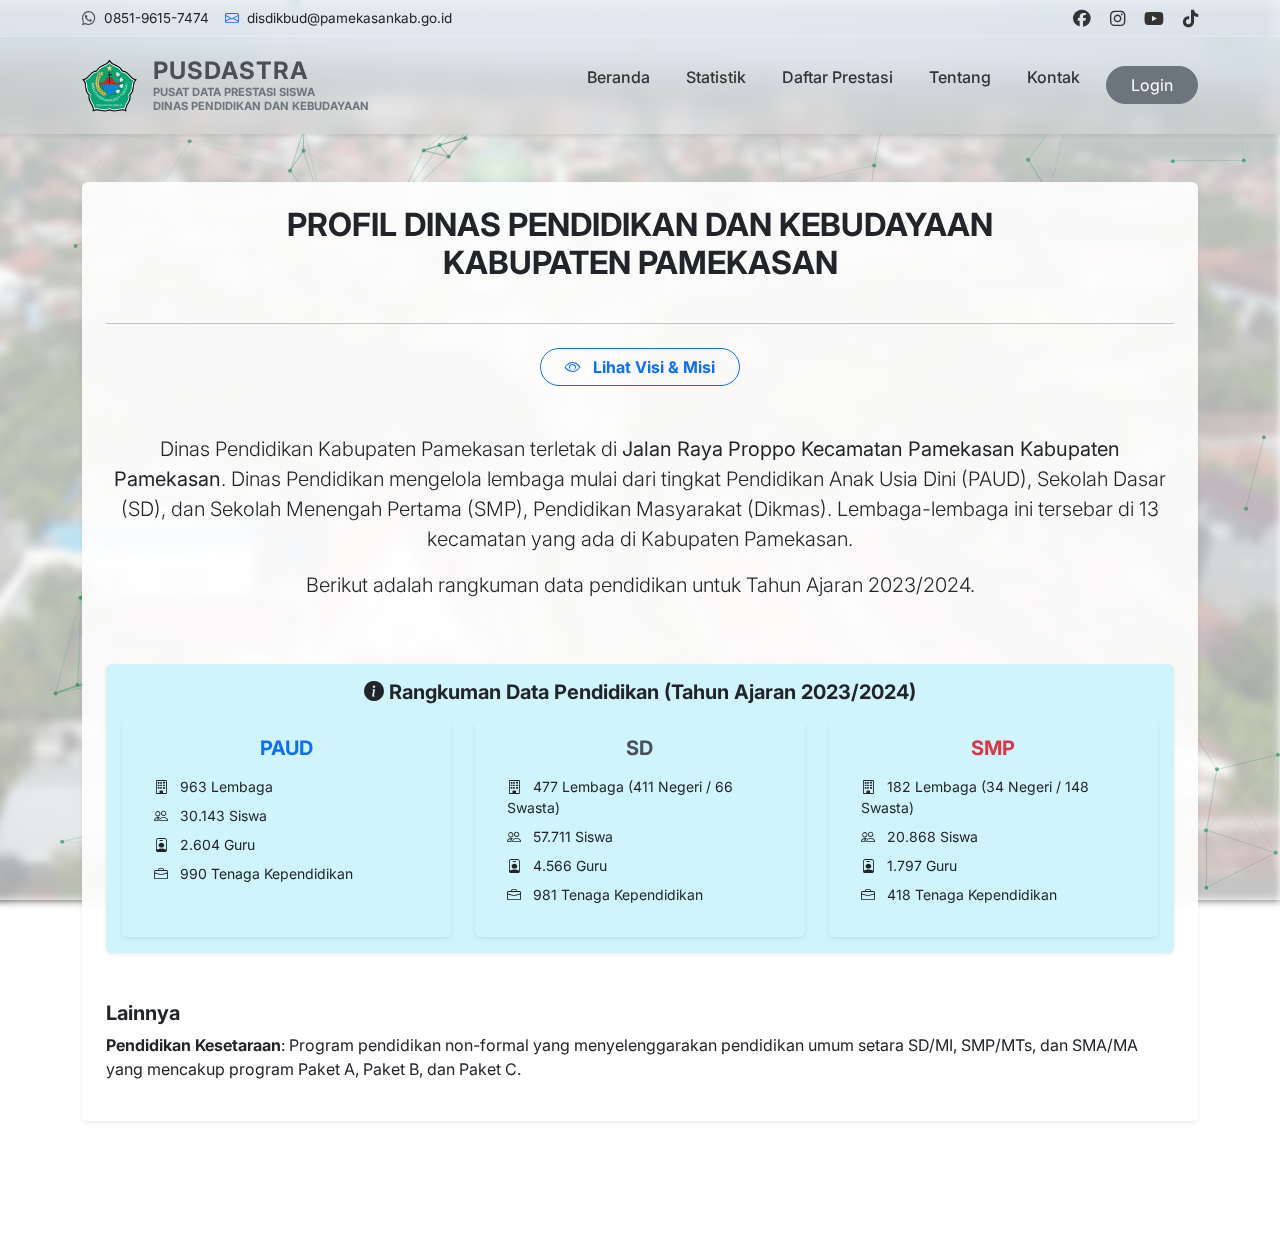
<file: about.html>
<!DOCTYPE html>
<html lang="id">

<head>
    <meta charset="UTF-8">
    <meta name="viewport" content="width=device-width, initial-scale=1.0">
    <title>Tentang PUSDASTRA - Disdikbud Pamekasan</title>
    <link href="https://cdn.jsdelivr.net/npm/bootstrap@5.3.0/dist/css/bootstrap.min.css" rel="stylesheet">
    <link href="https://fonts.googleapis.com/css2?family=Inter:wght@400;500;700&display=swap" rel="stylesheet">
    <link rel="stylesheet" href="https://cdn.jsdelivr.net/npm/bootstrap-icons@1.10.5/font/bootstrap-icons.css">
    <link rel="stylesheet" href="https://cdnjs.cloudflare.com/ajax/libs/font-awesome/6.4.0/css/all.min.css">
    <link rel="stylesheet" href="assets/css/style.css">
</head>

<body>

    <!-- Video Background -->
    <video autoplay muted loop id="video-bg">
        <source src="assets/hero-video.mp4" type="video/mp4">
    </video>

    <!-- Top Bar -->
    <div class="top-bar d-none d-lg-block">
        <div class="container d-flex justify-content-between align-items-center">
            <div class="d-flex align-items-center gap-3">
                <span><i class="bi bi-whatsapp text-success me-1"></i> 0851-9615-7474</span>
                <span><i class="bi bi-envelope text-primary me-1"></i> disdikbud@pamekasankab.go.id</span>
            </div>
            <div>
                <a href="https://www.facebook.com/search/top?q=disdikbud%20pamekasan" target="_blank"
                    title="Facebook"><i class="fab fa-facebook text-glow-shine"></i></a>
                <a href="https://www.instagram.com/dispendikpamekasan?igsh=bWdnbzF3ajA4YWgw_IG" target="_blank"
                    title="Instagram"><i class="fab fa-instagram text-glow-shine"></i></a>
                <a href="https://youtube.com/@disdikbudpamekasan?si=dREjynNqjl29ebF" target="_blank" title="YouTube"><i
                        class="fab fa-youtube text-glow-shine"></i></a>
                <a href="https://www.tiktok.com/@disdikbud.pamekasan?_r=1&_t=ZS-931ZNzQeYdQ_tiktok" target="_blank"
                    title="TikTok"><i class="fab fa-tiktok text-glow-shine"></i></a>
            </div>
        </div>
    </div>

    <!-- Navbar -->
    <nav class="navbar navbar-expand-lg navbar-light sticky-top shadow-sm">
        <div class="container">
            <a class="navbar-brand d-flex align-items-center" href="index.html">
                <img src="assets/logo.png" alt="Logo" height="55" class="me-3">
                <div style="line-height: 1.2;">
                    <span class="d-block fw-bold text-success fs-4" style="letter-spacing: 1px;">PUSDASTRA</span>
                    <small class="d-block text-secondary fw-bold" style="font-size: 0.7rem;">
                        PUSAT DATA PRESTASI SISWA<br>DINAS PENDIDIKAN DAN KEBUDAYAAN
                    </small>
                </div>
            </a>
            <button class="navbar-toggler" type="button" data-bs-toggle="collapse" data-bs-target="#navbarNav">
                <span class="navbar-toggler-icon"></span>
            </button>
            <div class="collapse navbar-collapse" id="navbarNav">
                <ul class="navbar-nav ms-auto align-items-center">
                    <li class="nav-item"><a class="nav-link" href="index.html">Beranda</a></li>
                    <li class="nav-item"><a class="nav-link" href="statistik.html">Statistik</a></li>
                    <li class="nav-item"><a class="nav-link" href="prestasi.html">Daftar Prestasi</a></li>
                    <li class="nav-item"><a class="nav-link active" href="about.html">Tentang</a></li>
                    <li class="nav-item"><a class="nav-link" href="contact.html">Kontak</a></li>
                    <li class="nav-item ms-lg-2">
                        <a href="login.html" class="btn btn-primary px-4 rounded-pill">Login</a>
                    </li>
                </ul>
            </div>
        </div>
    </nav>

    <!-- Content -->
    <section class="py-5">
        <div class="container">
            <div class="card border-0 shadow-sm p-4 text-dark">
                <h2 class="fw-bold text-center mb-4">PROFIL DINAS PENDIDIKAN DAN KEBUDAYAAN<br>KABUPATEN PAMEKASAN</h2>
                <hr class="mb-4">

                <div class="text-center mb-5">
                    <button type="button" class="btn btn-outline-primary rounded-pill px-4 fw-bold"
                        data-bs-toggle="modal" data-bs-target="#visiMisiModal">
                        <i class="bi bi-eye me-2"></i> Lihat Visi & Misi
                    </button>
                </div>

                <div class="row mb-5">
                    <div class="col-lg-12">
                        <p class="lead text-center" style="text-align: justify;">
                            Dinas Pendidikan Kabupaten Pamekasan terletak di <strong>Jalan Raya Proppo Kecamatan
                                Pamekasan Kabupaten Pamekasan</strong>.
                            Dinas Pendidikan mengelola lembaga mulai dari tingkat Pendidikan Anak Usia Dini (PAUD),
                            Sekolah Dasar (SD), dan Sekolah Menengah Pertama (SMP), Pendidikan Masyarakat (Dikmas).
                            Lembaga-lembaga ini tersebar di 13 kecamatan yang ada di Kabupaten Pamekasan.
                        </p>
                        <p class="lead text-center mt-3">
                            Berikut adalah rangkuman data pendidikan untuk Tahun Ajaran 2023/2024.
                        </p>
                    </div>
                </div>

                <div class="alert alert-info border-0 shadow-sm mb-5">
                    <h5 class="fw-bold mb-3 text-center"><i class="bi bi-info-circle-fill"></i> Rangkuman Data
                        Pendidikan (Tahun Ajaran 2023/2024)</h5>
                    <div class="row g-4 text-center">
                        <!-- PAUD -->
                        <div class="col-md-4">
                            <div class="bg-white p-3 rounded shadow-sm h-100">
                                <h5 class="fw-bold text-primary">PAUD</h5>
                                <ul class="list-unstyled text-start small mt-3 px-3">
                                    <li class="mb-2"><i class="bi bi-building me-2"></i> 963 Lembaga</li>
                                    <li class="mb-2"><i class="bi bi-people me-2"></i> 30.143 Siswa</li>
                                    <li class="mb-2"><i class="bi bi-person-badge me-2"></i> 2.604 Guru</li>
                                    <li><i class="bi bi-briefcase me-2"></i> 990 Tenaga Kependidikan</li>
                                </ul>
                            </div>
                        </div>
                        <!-- SD -->
                        <div class="col-md-4">
                            <div class="bg-white p-3 rounded shadow-sm h-100">
                                <h5 class="fw-bold text-success">SD</h5>
                                <ul class="list-unstyled text-start small mt-3 px-3">
                                    <li class="mb-2"><i class="bi bi-building me-2"></i> 477 Lembaga (411 Negeri / 66
                                        Swasta)</li>
                                    <li class="mb-2"><i class="bi bi-people me-2"></i> 57.711 Siswa</li>
                                    <li class="mb-2"><i class="bi bi-person-badge me-2"></i> 4.566 Guru</li>
                                    <li><i class="bi bi-briefcase me-2"></i> 981 Tenaga Kependidikan</li>
                                </ul>
                            </div>
                        </div>
                        <!-- SMP -->
                        <div class="col-md-4">
                            <div class="bg-white p-3 rounded shadow-sm h-100">
                                <h5 class="fw-bold text-danger">SMP</h5>
                                <ul class="list-unstyled text-start small mt-3 px-3">
                                    <li class="mb-2"><i class="bi bi-building me-2"></i> 182 Lembaga (34 Negeri / 148
                                        Swasta)</li>
                                    <li class="mb-2"><i class="bi bi-people me-2"></i> 20.868 Siswa</li>
                                    <li class="mb-2"><i class="bi bi-person-badge me-2"></i> 1.797 Guru</li>
                                    <li><i class="bi bi-briefcase me-2"></i> 418 Tenaga Kependidikan</li>
                                </ul>
                            </div>
                        </div>
                    </div>
                </div>

                <h5 class="fw-bold">Lainnya</h5>
                <p><strong>Pendidikan Kesetaraan</strong>: Program pendidikan non-formal yang menyelenggarakan
                    pendidikan umum setara SD/MI, SMP/MTs, dan SMA/MA yang mencakup program Paket A, Paket B, dan Paket
                    C.</p>

            </div>
        </div>
    </section>

    <!-- Footer -->
    <footer class="pb-4">
        <div class="container">
            <div class="pt-4 text-center text-dark opacity-75">
                <small>&copy; Created by Eva Nuyung Yunita KP-UIM 2026</small>
            </div>
        </div>
    </footer>

    <script src="https://cdn.jsdelivr.net/npm/bootstrap@5.3.0/dist/js/bootstrap.bundle.min.js"></script>
    <script src="assets/js/data.js"></script>
    <!-- Visi Misi Modal -->
    <div class="modal fade" id="visiMisiModal" tabindex="-1">
        <div class="modal-dialog modal-dialog-centered modal-lg">
            <div class="modal-content border-0 shadow-lg">
                <div class="modal-header bg-primary text-white">
                    <h5 class="modal-title fw-bold"><i class="bi bi-bullseye me-2"></i> Visi & Misi</h5>
                    <button type="button" class="btn-close btn-close-white" data-bs-dismiss="modal"></button>
                </div>
                <div class="modal-body p-4">
                    <div class="text-center mb-4">
                        <h4 class="fw-bold text-success mb-3">Visi Pemerintah Kabupaten Pamekasan</h4>
                        <p class="lead fst-italic bg-light p-3 rounded">"Pamekasan Sejahtera Melalui Pembangunan dari
                            Bawah, Merata dan Berkelanjutan Berdasarkan Nilai – Nilai Agama"</p>
                    </div>

                    <div class="mt-4">
                        <h4 class="fw-bold text-primary mb-3 text-center">Misi Pemerintah Kabupaten Pamekasan</h4>
                        <ol class="list-group list-group-flush list-group-numbered fs-5">
                            <li class="list-group-item border-0 bg-transparent py-2">Penguatan kualitas Sumber Daya
                                Manusia</li>
                            <li class="list-group-item border-0 bg-transparent py-2">Perekonomian Inklusif yang Bertumpu
                                pada Sektor Pertanian dan Didukung Percepatan Pembangunan Sektor Industri, Perdagangan
                                dan Sektor Potensial Lainnya</li>
                            <li class="list-group-item border-0 bg-transparent py-2">Peningkatan Tata Kelola
                                Pemerintahan dan Pelayanan Publik</li>
                            <li class="list-group-item border-0 bg-transparent py-2">Pemenuhan Kualitas Infrastruktur
                                dasar yang Merata dan Berkelanjutan</li>
                            <li class="list-group-item border-0 bg-transparent py-2">Pengelolaan Potensi Sosial, Nilai –
                                nilai Budaya, Keagamaan, Kepemudaan dan Perempuan untuk Mewujudkan Masyarakat yang
                                Harmonis serta sejahtera.</li>
                        </ol>
                    </div>
                </div>
                <div class="modal-footer">
                    <button type="button" class="btn btn-secondary" data-bs-dismiss="modal">Tutup</button>
                </div>
            </div>
        </div>
    </div>

    <script src="assets/js/particles.js"></script>
</body>

</html>
</file>
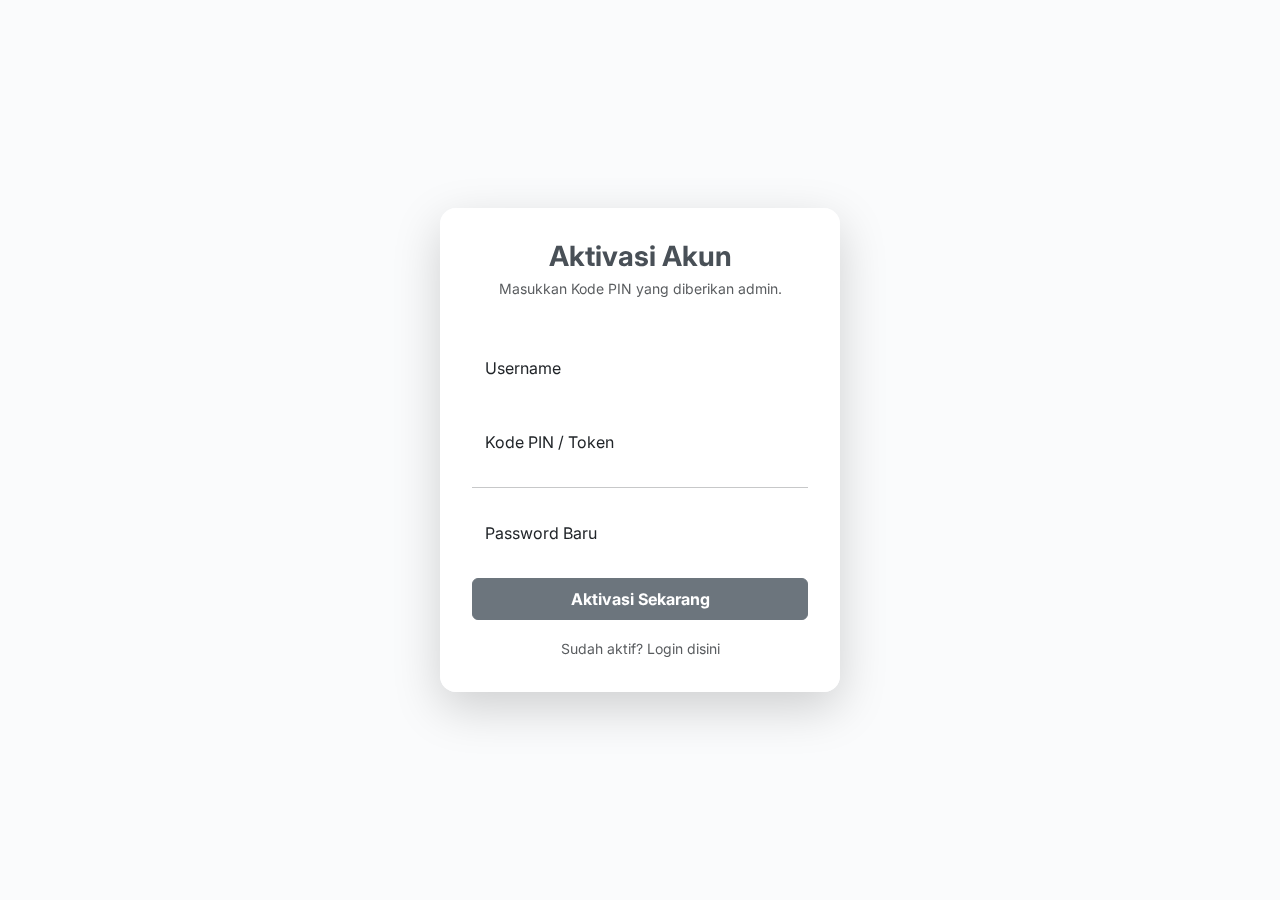
<file: activation.html>
<!DOCTYPE html>
<html lang="id">

<head>
    <meta charset="UTF-8">
    <meta name="viewport" content="width=device-width, initial-scale=1.0">
    <title>Aktivasi Akun - PUSDASTRA</title>
    <link href="https://cdn.jsdelivr.net/npm/bootstrap@5.3.0/dist/css/bootstrap.min.css" rel="stylesheet">
    <link href="https://fonts.googleapis.com/css2?family=Inter:wght@400;500;700&display=swap" rel="stylesheet">
    <link rel="stylesheet" href="assets/css/style.css">
    <style>
        body {
            background-color: #f0f2f5;
            display: flex;
            align-items: center;
            justify-content: center;
            height: 100vh;
        }

        .login-card {
            width: 100%;
            max-width: 400px;
            padding: 2rem;
            border-radius: 1rem;
        }
    </style>
</head>

<body>

    <div class="card login-card shadow-lg border-0">
        <div class="text-center mb-4">
            <h3 class="fw-bold text-success mb-1">Aktivasi Akun</h3>
            <p class="text-muted small">Masukkan Kode PIN yang diberikan admin.</p>
        </div>

        <div id="alertBox" class="alert alert-danger d-none"></div>

        <form id="activationForm">
            <div class="form-floating mb-3">
                <input type="text" class="form-control" id="username" placeholder="Username" required>
                <label for="username">Username</label>
            </div>
            <div class="form-floating mb-3">
                <input type="text" class="form-control" id="pin" placeholder="Kode PIN" required>
                <label for="pin">Kode PIN / Token</label>
            </div>
            <hr>
            <div class="form-floating mb-3">
                <input type="password" class="form-control" id="newPassword" placeholder="Password Baru" required>
                <label for="newPassword">Password Baru</label>
            </div>

            <button type="submit" class="btn btn-success w-100 py-2 fw-bold mb-3">Aktivasi Sekarang</button>
            <div class="text-center">
                <a href="login.html" class="text-decoration-none text-muted small">Sudah aktif? Login disini</a>
            </div>
        </form>
    </div>

    <!-- Load Data Engine -->
    <script src="assets/js/data.js"></script>
    <script>
        document.getElementById('activationForm').addEventListener('submit', function (e) {
            e.preventDefault();
            const user = document.getElementById('username').value;
            const pin = document.getElementById('pin').value;
            const pass = document.getElementById('newPassword').value;

            const result = window.Auth.activate(user, pin, pass);

            const alertBox = document.getElementById('alertBox');
            if (result.success) {
                alertBox.className = 'alert alert-success';
                alertBox.innerText = result.message;
                alertBox.classList.remove('d-none');
                setTimeout(() => {
                    window.location.href = 'login.html';
                }, 1500);
            } else {
                alertBox.className = 'alert alert-danger';
                alertBox.innerText = result.message;
                alertBox.classList.remove('d-none');
            }
        });
    </script>
</body>

</html>
</file>
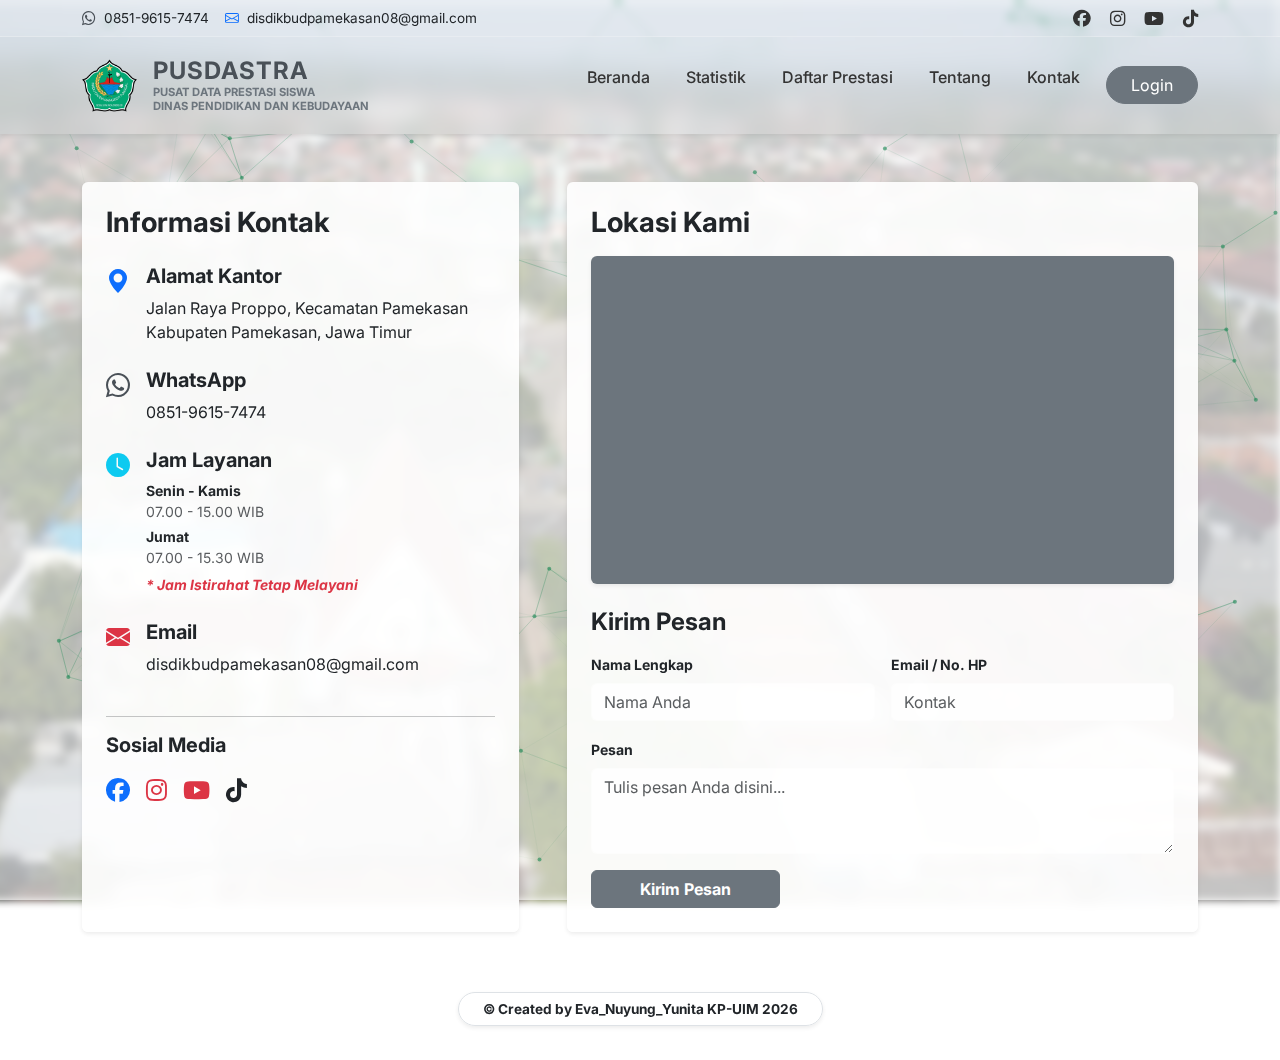
<file: contact.html>
<!DOCTYPE html>
<html lang="id">

<head>
    <meta charset="UTF-8">
    <meta name="viewport" content="width=device-width, initial-scale=1.0">
    <title>Kontak Kami - PUSDASTRA</title>
    <link href="https://cdn.jsdelivr.net/npm/bootstrap@5.3.0/dist/css/bootstrap.min.css" rel="stylesheet">
    <link href="https://fonts.googleapis.com/css2?family=Inter:wght@400;500;700&display=swap" rel="stylesheet">
    <link rel="stylesheet" href="https://cdn.jsdelivr.net/npm/bootstrap-icons@1.10.5/font/bootstrap-icons.css">
    <link rel="stylesheet" href="https://cdnjs.cloudflare.com/ajax/libs/font-awesome/6.4.0/css/all.min.css">
    <link rel="stylesheet" href="assets/css/style.css">
</head>

<body>

    <!-- Video Background -->
    <video autoplay muted loop id="video-bg">
        <source src="assets/hero-video.mp4" type="video/mp4">
    </video>

    <!-- Top Bar -->
    <div class="top-bar d-none d-lg-block">
        <div class="container d-flex justify-content-between align-items-center">
            <div class="d-flex align-items-center gap-3">
                <span><i class="bi bi-whatsapp text-success me-1"></i> 0851-9615-7474</span>
                <span><i class="bi bi-envelope text-primary me-1"></i> disdikbudpamekasan08@gmail.com</span>
            </div>
            <div>
                <a href="https://www.facebook.com/search/top?q=disdikbud%20pamekasan" target="_blank"
                    title="Facebook"><i class="fab fa-facebook text-glow-shine"></i></a>
                <a href="https://www.instagram.com/dispendikpamekasan?igsh=bWdnbzF3ajA4YWgw_IG" target="_blank"
                    title="Instagram"><i class="fab fa-instagram text-glow-shine"></i></a>
                <a href="https://youtube.com/@disdikbudpamekasan?si=dREjynNqjl29ebF" target="_blank" title="YouTube"><i
                        class="fab fa-youtube text-glow-shine"></i></a>
                <a href="https://www.tiktok.com/@disdikbud.pamekasan?_r=1&_t=ZS-931ZNzQeYdQ_tiktok" target="_blank"
                    title="TikTok"><i class="fab fa-tiktok text-glow-shine"></i></a>
            </div>
        </div>
    </div>

    <!-- Navbar -->
    <nav class="navbar navbar-expand-lg navbar-light sticky-top shadow-sm">
        <div class="container">
            <a class="navbar-brand d-flex align-items-center" href="index.html">
                <img src="assets/logo.png" alt="Logo" height="55" class="me-3">
                <div style="line-height: 1.2;">
                    <span class="d-block fw-bold text-success fs-4" style="letter-spacing: 1px;">PUSDASTRA</span>
                    <small class="d-block text-secondary fw-bold" style="font-size: 0.7rem;">
                        PUSAT DATA PRESTASI SISWA<br>DINAS PENDIDIKAN DAN KEBUDAYAAN
                    </small>
                </div>
            </a>
            <button class="navbar-toggler" type="button" data-bs-toggle="collapse" data-bs-target="#navbarNav">
                <span class="navbar-toggler-icon"></span>
            </button>
            <div class="collapse navbar-collapse" id="navbarNav">
                <ul class="navbar-nav ms-auto align-items-center">
                    <li class="nav-item"><a class="nav-link" href="index.html">Beranda</a></li>
                    <li class="nav-item"><a class="nav-link" href="statistik.html">Statistik</a></li>
                    <li class="nav-item"><a class="nav-link" href="prestasi.html">Daftar Prestasi</a></li>
                    <li class="nav-item"><a class="nav-link" href="about.html">Tentang</a></li>
                    <li class="nav-item"><a class="nav-link active" href="contact.html">Kontak</a></li>
                    <li class="nav-item ms-lg-2">
                        <a href="login.html" class="btn btn-primary px-4 rounded-pill">Login</a>
                    </li>
                </ul>
            </div>
        </div>
    </nav>

    <!-- Main Content -->
    <div class="container py-5">
        <div class="row g-5">
            <div class="col-lg-5">
                <div class="card h-100 p-4 border-0 shadow-sm">
                    <h3 class="fw-bold mb-4">Informasi Kontak</h3>

                    <div class="d-flex mb-4">
                        <div class="flex-shrink-0 text-primary fs-4 me-3"><i class="bi bi-geo-alt-fill"></i></div>
                        <div>
                            <h5 class="fw-bold">Alamat Kantor</h5>
                            <p class="mb-0">Jalan Raya Proppo, Kecamatan Pamekasan<br>Kabupaten Pamekasan, Jawa Timur
                            </p>
                        </div>
                    </div>

                    <div class="d-flex mb-4">
                        <div class="flex-shrink-0 text-success fs-4 me-3"><i class="bi bi-whatsapp"></i></div>
                        <div>
                            <h5 class="fw-bold">WhatsApp</h5>
                            <p class="mb-0">0851-9615-7474</p>
                        </div>
                    </div>

                    <div class="d-flex mb-4">
                        <div class="flex-shrink-0 text-info fs-4 me-3"><i class="bi bi-clock-fill"></i></div>
                        <div>
                            <h5 class="fw-bold">Jam Layanan</h5>
                            <p class="mb-0 small fw-bold">Senin - Kamis</p>
                            <p class="mb-1 text-muted small">07.00 - 15.00 WIB</p>
                            <p class="mb-0 small fw-bold">Jumat</p>
                            <p class="mb-1 text-muted small">07.00 - 15.30 WIB</p>
                            <small class="text-danger fw-bold fst-italic">* Jam Istirahat Tetap Melayani</small>
                        </div>
                    </div>

                    <div class="d-flex mb-4">
                        <div class="flex-shrink-0 text-danger fs-4 me-3"><i class="bi bi-envelope-fill"></i></div>
                        <div>
                            <h5 class="fw-bold">Email</h5>
                            <p class="mb-0">disdikbudpamekasan08@gmail.com</p>
                        </div>
                    </div>

                    <hr>
                    <h5 class="fw-bold mb-3">Sosial Media</h5>
                    <div class="d-flex gap-3 fs-4">
                        <a href="https://www.facebook.com/search/top?q=disdikbud%20pamekasan" target="_blank"
                            class="text-primary"><i class="fab fa-facebook"></i></a>
                        <a href="https://www.instagram.com/dispendikpamekasan?igsh=bWdnbzF3ajA4YWgw_IG" target="_blank"
                            class="text-danger"><i class="fab fa-instagram"></i></a>
                        <a href="https://youtube.com/@disdikbudpamekasan?si=dREjynNqjl29ebF" target="_blank"
                            class="text-danger"><i class="fab fa-youtube"></i></a>
                        <a href="https://www.tiktok.com/@disdikbud.pamekasan?_r=1&_t=ZS-931ZNzQeYdQ_tiktok"
                            target="_blank" class="text-dark"><i class="fab fa-tiktok"></i></a>
                    </div>
                </div>
            </div>

            <div class="col-lg-7">
                <div class="card h-100 p-4 border-0 shadow-sm">
                    <h3 class="fw-bold mb-3">Lokasi Kami</h3>
                    <!-- Map -->
                    <div class="ratio ratio-16x9 bg-secondary rounded shadow-sm mb-4">
                        <iframe
                            src="https://maps.google.com/maps?q=Dinas+Pendidikan+Kabupaten+Pamekasan+Jl+Raya+Proppo&t=&z=16&ie=UTF8&iwloc=&output=embed"
                            style="border:0;" allowfullscreen="" loading="lazy"
                            referrerpolicy="no-referrer-when-downgrade"></iframe>
                    </div>

                    <h4 class="fw-bold mb-3">Kirim Pesan</h4>
                    <form>
                        <div class="row g-3">
                            <div class="col-md-6">
                                <label class="form-label fw-bold small">Nama Lengkap</label>
                                <input type="text" class="form-control" placeholder="Nama Anda">
                            </div>
                            <div class="col-md-6">
                                <label class="form-label fw-bold small">Email / No. HP</label>
                                <input type="text" class="form-control" placeholder="Kontak">
                            </div>
                            <div class="col-12">
                                <label class="form-label fw-bold small">Pesan</label>
                                <textarea class="form-control" rows="3"
                                    placeholder="Tulis pesan Anda disini..."></textarea>
                            </div>
                            <div class="col-12">
                                <button type="submit" class="btn btn-primary px-5 fw-bold">Kirim Pesan</button>
                            </div>
                        </div>
                    </form>
                </div>
            </div>
        </div>
    </div>

    <!-- Footer -->
    <footer class="pb-4">
        <div class="container">
            <div class="py-3 text-center">
                <span class="bg-white text-dark px-4 py-2 rounded-pill shadow-sm fw-bold border"
                    style="font-size: 0.85rem;">
                    &copy; Created by Eva_Nuyung_Yunita KP-UIM 2026
                </span>
            </div>
        </div>
    </footer>

    <script src="https://cdn.jsdelivr.net/npm/bootstrap@5.3.0/dist/js/bootstrap.bundle.min.js"></script>
    <script src="assets/js/particles.js"></script>
</body>

</html>
</file>
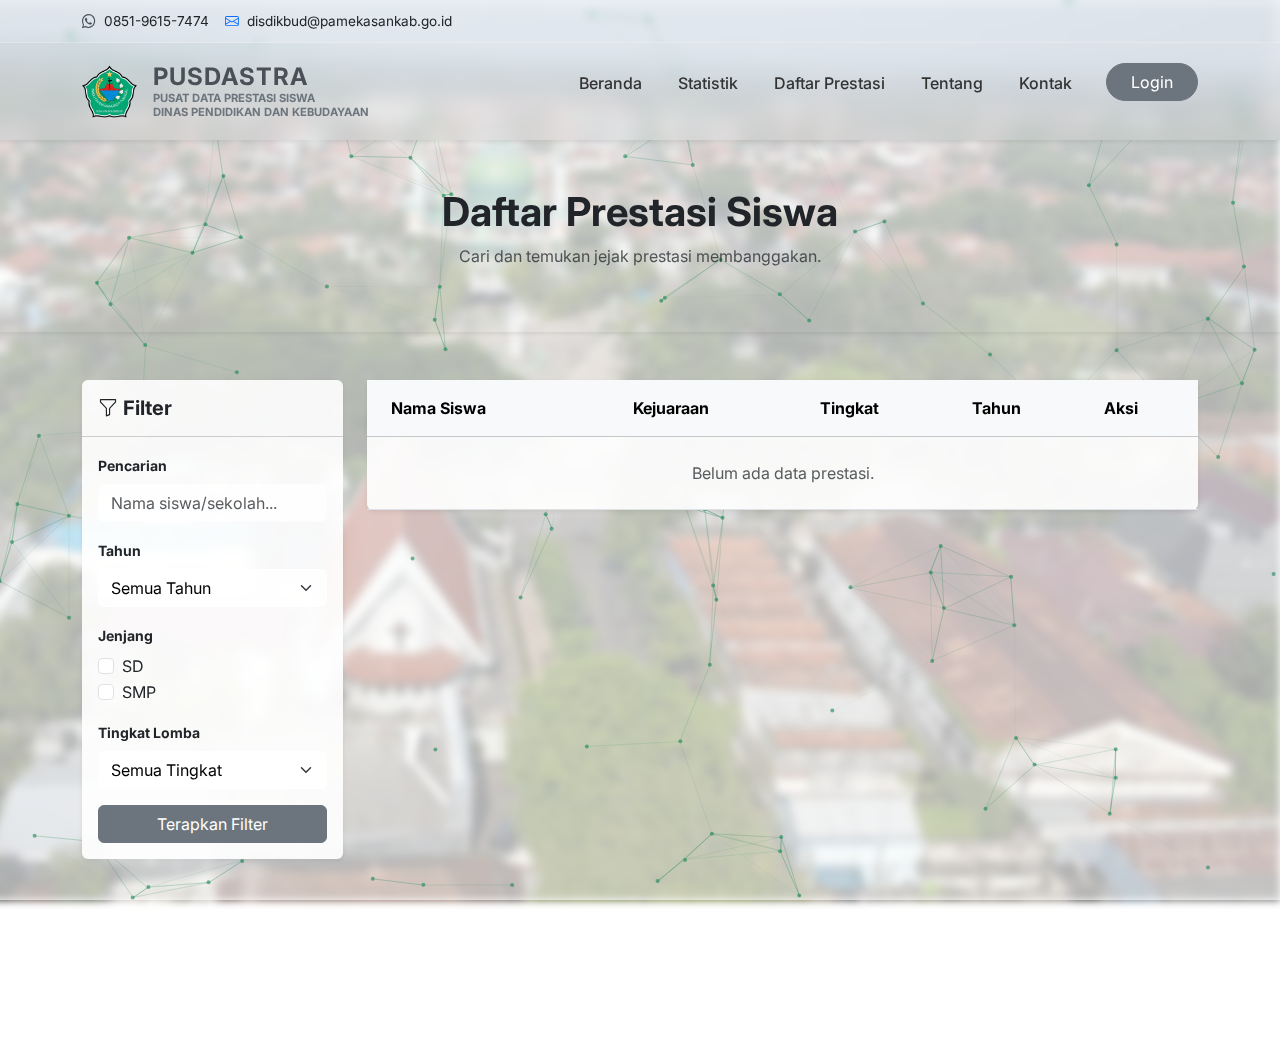
<file: prestasi.html>
<!DOCTYPE html>
<html lang="id">

<head>
    <meta charset="UTF-8">
    <meta name="viewport" content="width=device-width, initial-scale=1.0">
    <title>Daftar Prestasi - PUSDASTRA</title>
    <link href="https://cdn.jsdelivr.net/npm/bootstrap@5.3.0/dist/css/bootstrap.min.css" rel="stylesheet">
    <link href="https://fonts.googleapis.com/css2?family=Inter:wght@400;500;700&display=swap" rel="stylesheet">
    <link rel="stylesheet" href="https://cdn.jsdelivr.net/npm/bootstrap-icons@1.10.5/font/bootstrap-icons.css">
    <link rel="stylesheet" href="assets/css/style.css">
</head>

<body>

    <!-- Video Background -->
    <video autoplay muted loop id="video-bg">
        <source src="assets/hero-video.mp4" type="video/mp4">
    </video>

    <!-- Top Bar -->
    <div class="top-bar d-none d-lg-block">
        <div class="container d-flex justify-content-between align-items-center">
            <div class="d-flex align-items-center gap-3">
                <span><i class="bi bi-whatsapp text-success me-1"></i> 0851-9615-7474</span>
                <span><i class="bi bi-envelope text-primary me-1"></i> disdikbud@pamekasankab.go.id</span>
            </div>
            <div>
                <a href="https://www.facebook.com/search/top?q=disdikbud%20pamekasan" target="_blank"
                    title="Facebook"><i class="fab fa-facebook text-glow-shine"></i></a>
                <a href="https://www.instagram.com/dispendikpamekasan?igsh=bWdnbzF3ajA4YWgw_IG" target="_blank"
                    title="Instagram"><i class="fab fa-instagram text-glow-shine"></i></a>
                <a href="https://youtube.com/@disdikbudpamekasan?si=dREjynNqjl29ebF" target="_blank" title="YouTube"><i
                        class="fab fa-youtube text-glow-shine"></i></a>
                <a href="https://www.tiktok.com/@disdikbud.pamekasan?_r=1&_t=ZS-931ZNzQeYdQ_tiktok" target="_blank"
                    title="TikTok"><i class="fab fa-tiktok text-glow-shine"></i></a>
            </div>
        </div>
    </div>

    <!-- Navbar -->
    <nav class="navbar navbar-expand-lg navbar-light bg-white sticky-top shadow-sm">
        <div class="container">
            <a class="navbar-brand d-flex align-items-center" href="index.html">
                <img src="assets/logo.png" alt="Logo" height="55" class="me-3">
                <div style="line-height: 1.2;">
                    <span class="d-block fw-bold text-success fs-4" style="letter-spacing: 1px;">PUSDASTRA</span>
                    <small class="d-block text-secondary fw-bold" style="font-size: 0.7rem;">
                        PUSAT DATA PRESTASI SISWA<br>DINAS PENDIDIKAN DAN KEBUDAYAAN
                    </small>
                </div>
            </a>
            <button class="navbar-toggler" type="button" data-bs-toggle="collapse" data-bs-target="#navbarNav">
                <span class="navbar-toggler-icon"></span>
            </button>
            <div class="collapse navbar-collapse" id="navbarNav">
                <ul class="navbar-nav ms-auto">
                    <li class="nav-item"><a class="nav-link" href="index.html">Beranda</a></li>
                    <li class="nav-item"><a class="nav-link" href="statistik.html">Statistik</a></li>
                    <li class="nav-item"><a class="nav-link active" href="prestasi.html">Daftar Prestasi</a></li>
                    <li class="nav-item"><a class="nav-link" href="about.html">Tentang</a></li>
                    <li class="nav-item"><a class="nav-link" href="contact.html">Kontak</a></li>
                    <li class="nav-item ms-lg-3">
                        <a href="login.html" class="btn btn-primary px-4 rounded-pill">Login</a>
                    </li>
                </ul>
            </div>
        </div>
    </nav>

    <!-- Header -->
    <header class="bg-white py-5 shadow-sm mb-4">
        <div class="container text-center">
            <h1 class="fw-bold text-dark mb-2">Daftar Prestasi Siswa</h1>
            <p class="text-muted">Cari dan temukan jejak prestasi membanggakan.</p>
        </div>
    </header>

    <!-- Main Content -->
    <div class="container py-4">
        <div class="row">
            <!-- Filters Sidebar -->
            <div class="col-lg-3 mb-4">
                <div class="card border-0 shadow-sm">
                    <div class="card-header bg-white py-3">
                        <h5 class="card-title mb-0 fw-bold"><i class="bi bi-funnel"></i> Filter</h5>
                    </div>
                    <div class="card-body">
                        <form>
                            <div class="mb-3">
                                <label class="form-label small fw-bold">Pencarian</label>
                                <input type="text" class="form-control" placeholder="Nama siswa/sekolah...">
                            </div>
                            <div class="mb-3">
                                <label class="form-label small fw-bold">Tahun</label>
                                <select class="form-select">
                                    <option>Semua Tahun</option>
                                    <option>2026</option>
                                    <option>2025</option>
                                    <option>2024</option>
                                </select>
                            </div>
                            <div class="mb-3">
                                <label class="form-label small fw-bold">Jenjang</label>
                                <div class="form-check">
                                    <input class="form-check-input" type="checkbox" value="" id="jenjangSD">
                                    <label class="form-check-label" for="jenjangSD">SD</label>
                                </div>
                                <div class="form-check">
                                    <input class="form-check-input" type="checkbox" value="" id="jenjangSMP">
                                    <label class="form-check-label" for="jenjangSMP">SMP</label>
                                </div>
                            </div>
                            <div class="mb-3">
                                <label class="form-label small fw-bold">Tingkat Lomba</label>
                                <select class="form-select">
                                    <option>Semua Tingkat</option>
                                    <option>Kecamatan</option>
                                    <option>Kabupaten</option>
                                    <option>Provinsi</option>
                                    <option>Nasional</option>
                                </select>
                            </div>
                            <button type="submit" class="btn btn-primary w-100">Terapkan Filter</button>
                        </form>
                    </div>
                </div>
            </div>

            <!-- Content -->
            <div class="col-lg-9">
                <div class="card border-0 shadow-sm mb-4">
                    <div class="card-body p-0">
                        <div class="table-responsive">
                            <table class="table table-hover align-middle mb-0">
                                <thead class="table-light">
                                    <tr>
                                        <th class="ps-4 py-3">Nama Siswa</th>
                                        <th class="py-3">Kejuaraan</th>
                                        <th class="py-3">Tingkat</th>
                                        <th class="py-3">Tahun</th>
                                        <th class="py-3">Aksi</th>
                                    </tr>
                                </thead>
                                <tbody id="prestasiTableBody">
                                    <!-- Dynamic Data loads here -->
                                    <tr>
                                        <td colspan="5" class="text-center py-4 text-muted">Belum ada data prestasi.
                                        </td>
                                    </tr>
                                </tbody>
                            </table>
                        </div>
                    </div>
                </div>

                <!-- Pagination -->
                <nav aria-label="Page navigation" class="mt-4" id="paginationNav">
                </nav>
            </div>
        </div>
    </div>

    <!-- Footer -->
    <footer class="mt-5 pb-4">
        <div class="container text-center pt-5 text-dark opacity-75">
            <small>&copy; Created by Eva Nuyung Yunita KP-UIM 2026</small>
        </div>
    </footer>

    <!-- Detail Modal -->
    <div class="modal fade" id="detailModal" tabindex="-1" aria-hidden="true">
        <div class="modal-dialog modal-dialog-centered">
            <div class="modal-content">
                <div class="modal-header">
                    <h5 class="modal-title fw-bold">Detail Prestasi</h5>
                    <button type="button" class="btn-close" data-bs-dismiss="modal" aria-label="Close"></button>
                </div>
                <div class="modal-body" id="modalContent">
                    <!-- Dynamic Content -->
                    <p class="text-center text-muted">Memuat data...</p>
                </div>
                <div class="modal-footer">
                    <button type="button" class="btn btn-secondary" data-bs-dismiss="modal">Tutup</button>
                </div>
            </div>
        </div>
    </div>

    <script src="https://cdn.jsdelivr.net/npm/bootstrap@5.3.0/dist/js/bootstrap.bundle.min.js"></script>
    <script src="assets/js/data.js"></script>
    <script src="assets/js/particles.js"></script>
    <script>
        document.addEventListener("DOMContentLoaded", () => {
            loadPrestasiTable();
        });

        function loadPrestasiTable() {
            const list = window.DataStore.getPrestasi();
            const tbody = document.getElementById('prestasiTableBody');

            if (list.length > 0) {
                tbody.innerHTML = '';
                list.forEach((p, index) => {
                    const row = `
                        <tr>
                            <td class="ps-4">
                                <div class="fw-bold">${p.siswaName}</div>
                                <small class="text-muted">${p.school}</small>
                            </td>
                            <td>
                                <div>${p.eventName}</div>
                                <small class="text-warning"><i class="bi bi-trophy-fill"></i> Juara ${p.rank}</small>
                            </td>
                            <td><span class="badge bg-${getBadgeColor(p.level)}">${p.level}</span></td>
                            <td>${p.year}</td>
                            <td><button class="btn btn-sm btn-outline-primary rounded-pill px-3" onclick="showDetail(${index})">Detail</button></td>
                        </tr>
                    `;
                    tbody.innerHTML += row;
                });
            } else {
                tbody.innerHTML = `<tr><td colspan="5" class="text-center py-4 text-muted">Belum ada data prestasi.</td></tr>`;
            }
        }

        function getBadgeColor(level) {
            if (level === 'Kecamatan') return 'info';
            if (level === 'Kabupaten') return 'primary';
            if (level === 'Provinsi') return 'success';
            if (level === 'Nasional') return 'danger';
            return 'secondary';
        }

        function showDetail(index) {
            const list = window.DataStore.getPrestasi();
            const p = list[index];
            const modalBody = document.getElementById('modalContent');

            modalBody.innerHTML = `
                <div class="text-center mb-4">
                    <div class="bg-primary text-white rounded-circle d-flex align-items-center justify-content-center mx-auto mb-3"
                        style="width: 80px; height: 80px; font-size: 2rem;">${p.siswaName.charAt(0)}</div>
                    <h4 class="fw-bold mb-1">${p.siswaName}</h4>
                    <p class="text-muted mb-0">${p.school}</p>
                </div>
                <ul class="list-group list-group-flush">
                    <li class="list-group-item d-flex justify-content-between px-0">
                        <span class="text-muted">Lomba</span>
                        <span class="fw-medium">${p.eventName}</span>
                    </li>
                    <li class="list-group-item d-flex justify-content-between px-0">
                        <span class="text-muted">Tingkat</span>
                        <span class="badge bg-${getBadgeColor(p.level)}">${p.level}</span>
                    </li>
                    <li class="list-group-item d-flex justify-content-between px-0">
                        <span class="text-muted">Capaian</span>
                        <span class="fw-bold text-warning"><i class="bi bi-trophy-fill"></i> Juara ${p.rank}</span>
                    </li>
                     <li class="list-group-item d-flex justify-content-between px-0">
                        <span class="text-muted">Tahun</span>
                        <span class="fw-medium">${p.year}</span>
                    </li>
                </ul>
             `;

            const modal = new bootstrap.Modal(document.getElementById('detailModal'));
            modal.show();
        }
    </script>
</body>

</html>
</file>
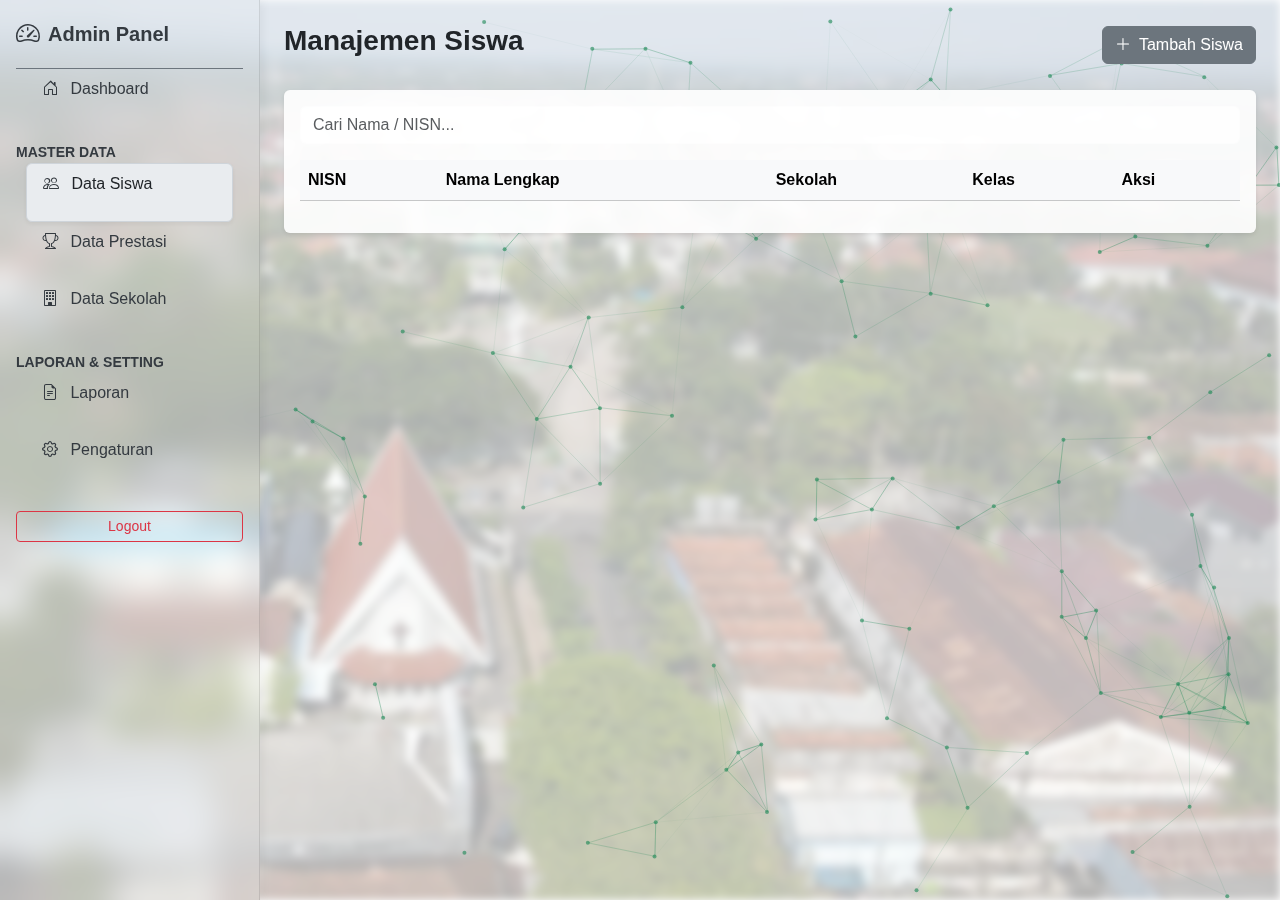
<file: admin/siswa.html>
<!DOCTYPE html>
<html lang="id">

<head>
    <meta charset="UTF-8">
    <meta name="viewport" content="width=device-width, initial-scale=1.0">
    <title>Manajemen Siswa - Admin PUSDASTRA</title>
    <link href="https://cdn.jsdelivr.net/npm/bootstrap@5.3.0/dist/css/bootstrap.min.css" rel="stylesheet">
    <link rel="stylesheet" href="https://cdn.jsdelivr.net/npm/bootstrap-icons@1.10.5/font/bootstrap-icons.css">
    <link rel="stylesheet" href="../assets/css/style.css">
    <style>
        .sidebar {
            width: 260px;
            position: fixed;
            top: 0;
            left: 0;
            height: 100vh;
            z-index: 1000;
            transition: all 0.3s;
        }

        .main-content {
            margin-left: 260px;
            transition: all 0.3s;
        }

        @media (max-width: 991.98px) {
            .sidebar {
                margin-left: -260px;
            }

            .sidebar.active {
                margin-left: 0;
            }

            .main-content {
                margin-left: 0;
            }
        }
    </style>
</head>

<body class="bg-light">

    <!-- Video Background -->
    <video autoplay muted loop id="video-bg">
        <source src="../assets/hero-video.mp4" type="video/mp4">
    </video>

    <!-- Sidebar (Simplified Copy) -->
    <div class="sidebar d-flex flex-column p-3" id="sidebar">
        <a href="../index.html"
            class="d-flex align-items-center mb-3 mb-md-0 me-md-auto text-white text-decoration-none border-bottom border-secondary pb-3 w-100">
            <i class="bi bi-speedometer2 fs-4 me-2"></i><span class="fs-5 fw-bold">Admin Panel</span>
        </a>
        <ul class="nav nav-pills flex-column mb-auto">
            <li class="nav-item"><a href="dashboard.html" class="nav-link text-white"><i
                        class="bi bi-house-door me-2"></i> Dashboard</a></li>
            <li class="nav-item mt-3 text-white-50 small text-uppercase fw-bold ls-1">Master Data</li>
            <li><a href="siswa.html" class="nav-link active"><i class="bi bi-people me-2"></i> Data Siswa</a></li>
            <li><a href="prestasi.html" class="nav-link text-white"><i class="bi bi-trophy me-2"></i> Data Prestasi</a>
            </li>
            <li><a href="sekolah.html" class="nav-link text-white"><i class="bi bi-building me-2"></i> Data Sekolah</a>
            </li>
            <li class="nav-item mt-3 text-white-50 small text-uppercase fw-bold ls-1">Laporan & Setting</li>
            <li><a href="laporan.html" class="nav-link text-white"><i class="bi bi-file-earmark-text me-2"></i>
                    Laporan</a></li>
            <li><a href="settings.html" class="nav-link text-white"><i class="bi bi-gear me-2"></i> Pengaturan</a></li>
            <li class="mt-4"><button onclick="window.Auth.logout()"
                    class="btn btn-outline-danger w-100 btn-sm">Logout</button></li>
        </ul>
    </div>

    <main class="main-content p-4">
        <div class="d-flex justify-content-between align-items-center mb-4">
            <h2 class="h3 fw-bold">Manajemen Siswa</h2>
            <button class="btn btn-primary" data-bs-toggle="modal" data-bs-target="#addSiswaModal">
                <i class="bi bi-plus-lg me-1"></i> Tambah Siswa
            </button>
        </div>

        <div class="card border-0 shadow-sm">
            <div class="card-body">
                <div class="d-flex mb-3 gap-2">
                    <input type="text" class="form-control" placeholder="Cari Nama / NISN...">
                </div>
                <div class="table-responsive">
                    <table class="table table-hover align-middle">
                        <thead class="table-light">
                            <tr>
                                <th>NISN</th>
                                <th>Nama Lengkap</th>
                                <th>Sekolah</th>
                                <th>Kelas</th>
                                <th>Aksi</th>
                            </tr>
                        </thead>
                        <tbody id="siswaTableBody">
                            <!-- Dynamic Content Here -->
                        </tbody>
                    </table>
                    <div id="emptyState" class="text-center py-5 d-none">
                        <i class="bi bi-inbox fs-1 text-muted"></i>
                        <p class="text-muted mt-2">Belum ada data siswa.</p>
                    </div>
                </div>
            </div>
        </div>
    </main>

    <!-- Modal Tambah Siswa -->
    <div class="modal fade" id="addSiswaModal" tabindex="-1">
        <div class="modal-dialog">
            <div class="modal-content">
                <div class="modal-header">
                    <h5 class="modal-title">Tambah Data Siswa</h5>
                    <button type="button" class="btn-close" data-bs-dismiss="modal"></button>
                </div>
                <div class="modal-body">
                    <form id="addSiswaForm">
                        <div class="mb-3">
                            <label class="form-label">Nama Lengkap</label>
                            <input type="text" id="inputNama" class="form-control" required>
                        </div>
                        <div class="mb-3">
                            <label class="form-label">NISN</label>
                            <input type="number" id="inputNisn" class="form-control" required>
                        </div>
                        <div class="mb-3">
                            <label class="form-label">Sekolah</label>
                            <input type="text" id="inputSekolah" class="form-control" value="SMPN 1 Pamekasan">
                        </div>
                        <div class="row">
                            <div class="col-6 mb-3">
                                <label class="form-label">Jenjang</label>
                                <select id="inputJenjang" class="form-select">
                                    <option>SD</option>
                                    <option>SMP</option>
                                    <option>PAUD</option>
                                </select>
                            </div>
                            <div class="col-6 mb-3">
                                <label class="form-label">Kelas</label>
                                <input type="number" id="inputKelas" class="form-control" placeholder="1-12" required>
                            </div>
                        </div>
                        <div class="modal-footer px-0 pb-0">
                            <button type="button" class="btn btn-secondary" data-bs-dismiss="modal">Batal</button>
                            <button type="submit" class="btn btn-primary">Simpan Data</button>
                        </div>
                    </form>
                </div>
            </div>
        </div>
    </div>

    <script src="https://cdn.jsdelivr.net/npm/bootstrap@5.3.0/dist/js/bootstrap.bundle.min.js"></script>
    <script src="../assets/js/data.js"></script>
    <script src="../assets/js/particles.js"></script>
    <script>
        // Check Auth
        if (!window.Auth.check()) window.location.href = '../login.html';

        // Load & Render Data
        // Global state for editing
        let isEditing = false;
        let editIndex = -1;

        // Initialize Global Functions
        window.renderTable = renderTable;
        window.deleteItem = deleteItem;
        window.editItem = editItem;

        // Render Table
        function renderTable() {
            const data = window.DataStore.getSiswa();
            const tbody = document.getElementById('siswaTableBody');
            const emptyState = document.getElementById('emptyState');

            tbody.innerHTML = '';

            if (data.length === 0) {
                emptyState.classList.remove('d-none');
            } else {
                emptyState.classList.add('d-none');
                data.forEach((item, index) => {
                    const tr = document.createElement('tr');
                    tr.innerHTML = `
                        <td>${item.nisn}</td>
                        <td class="fw-bold">${item.nama}</td>
                        <td>${item.sekolah}</td>
                        <td>${item.kelas}</td>
                        <td>
                            <button class="btn btn-sm btn-warning me-1" onclick="window.editItem(${index})"><i class="bi bi-pencil"></i></button>
                            <button class="btn btn-sm btn-danger" onclick="window.deleteItem(${index})"><i class="bi bi-trash"></i></button>
                        </td>
                    `;
                    tbody.appendChild(tr);
                });
            }
        }

        // Delete Action
        function deleteItem(index) {
            if (confirm('Yakin ingin menghapus data ini?')) {
                try {
                    window.DataStore.deleteSiswa(index);
                    alert('Data berhasil dihapus!'); // Feedback
                    renderTable();
                } catch (e) {
                    alert('Gagal menghapus data: ' + e.message);
                }
            }
        }

        // Edit Action
        function editItem(index) {
            const data = window.DataStore.getSiswa()[index];
            if (!data) return;

            document.getElementById('inputNisn').value = data.nisn;
            document.getElementById('inputNama').value = data.nama;
            document.getElementById('inputSekolah').value = data.sekolah;
            document.getElementById('inputJenjang').value = data.jenjang;
            document.getElementById('inputKelas').value = data.kelas;

            // Set state
            isEditing = true;
            editIndex = index;

            document.querySelector('#addSiswaModal .modal-title').innerText = 'Edit Data Siswa';
            document.querySelector('#addSiswaModal button[type="submit"]').innerText = 'Update Data';

            const modal = new bootstrap.Modal(document.getElementById('addSiswaModal'));
            modal.show();
        }

        // Reset Form when Modal Closes
        document.getElementById('addSiswaModal').addEventListener('hidden.bs.modal', () => {
            document.getElementById('addSiswaForm').reset();
            isEditing = false;
            editIndex = -1;
            document.querySelector('#addSiswaModal .modal-title').innerText = 'Tambah Data Siswa';
            document.querySelector('#addSiswaModal button[type="submit"]').innerText = 'Simpan Data';
        });

        // Submit Form (Add or Update)
        document.getElementById('addSiswaForm').addEventListener('submit', function (e) {
            e.preventDefault();
            const newData = {
                nisn: document.getElementById('inputNisn').value,
                nama: document.getElementById('inputNama').value,
                sekolah: document.getElementById('inputSekolah').value,
                jenjang: document.getElementById('inputJenjang').value,
                kelas: document.getElementById('inputKelas').value
            };

            if (isEditing) {
                window.DataStore.updateSiswa(editIndex, newData);
                alert('Data berhasil diperbarui!');
            } else {
                window.DataStore.addSiswa(newData);
                alert('Data berhasil disimpan!');
            }

            // Close Modal & Reset
            const modalEl = document.getElementById('addSiswaModal');
            // Check if modal instance already exists (it might if opened via JS)
            let modal = bootstrap.Modal.getInstance(modalEl);
            if (!modal) modal = new bootstrap.Modal(modalEl); // Fallback
            modal.hide();

            renderTable();
        });

        // Initialize
        renderTable();
    </script>
</body>

</html>
</file>
<file: assets/css/style.css>
:root {
    --primary-color: #198754;
    /* Green like SIMASPENDA */
    --secondary-color: #6c757d;
    --accent-color: #ffc107;
    --dark-blue: #0a2647;
    --glass-bg: rgba(255, 255, 255, 0);
    --glass-border: rgba(255, 255, 255, 0);
    --topbar-bg: rgba(255, 255, 255, 0);
}

body {
    font-family: 'Inter', sans-serif;
}

/* Video Background with Blur */
#video-bg {
    position: fixed;
    right: 0;
    bottom: 0;
    min-width: 100%;
    min-height: 100%;
    z-index: -4;
    /* Pushed back */
    object-fit: cover;
    filter: blur(4px);
    /* Blur effect */
}

/* White Fog Overlay */
body::before {
    content: '';
    position: fixed;
    top: 0;
    left: 0;
    width: 100%;
    height: 100%;
    background: rgba(255, 255, 255, 0.65);
    /* Kabut Putih */
    z-index: -1;
    /* Above video, below content */
    pointer-events: none;
}

/* Global Glass Overrides & Text Contrast */
.bg-light,
.bg-white {
    background-color: transparent !important;
}

/* Ensure ALL text is dark for readability against white fog */
body,
h1,
h2,
h3,
h4,
h5,
h6,
p,
li,
span,
small {
    color: #212529 !important;
    /* Dark Grey/Black */
    text-shadow: none !important;
    /* Remove old shadows meant for dark bg */
}

/* Keep specific text colors like primary/success/danger if needed, but override white */
.text-white {
    color: #212529 !important;
}

.text-white-50 {
    color: rgba(33, 37, 41, 0.7) !important;
}

/* Glass Components */
.container,
.card,
.modal-content,
.list-group-item,
nav,
.top-bar {
    position: relative;
    /* Create stacking context */
    z-index: 10;
    /* Ensure above particles (-1) */
}

.card,
.modal-content,
.list-group-item {
    background: rgba(255, 255, 255, 0.5) !important;
    backdrop-filter: blur(5px);
    border: 1px solid rgba(255, 255, 255, 0.6);
    box-shadow: 0 4px 15px rgba(0, 0, 0, 0.05);
}

.table {
    --bs-table-bg: transparent;
    --bs-table-striped-bg: rgba(0, 0, 0, 0.05);
    /* Dark stripe for light bg */
}

.form-control,
.form-select {
    background-color: rgba(255, 255, 255, 0.8);
    border: 1px solid rgba(0, 0, 0, 0.2);
    color: #000;
}

/* Top Bar */
.top-bar {
    background: var(--topbar-bg);
    backdrop-filter: blur(5px);
    font-size: 0.85rem;
    padding: 8px 0;
    border-bottom: 1px solid rgba(255, 255, 255, 0.3);
}

.top-bar a {
    color: #333;
    text-decoration: none;
    margin-left: 15px;
    transition: color 0.3s;
}

.top-bar a:hover {
    color: var(--primary-color);
}

.text-glow-shine {
    font-size: 1.1rem;
    vertical-align: middle;
}

/* Navbar */
.navbar {
    background: var(--glass-bg) !important;
    backdrop-filter: blur(10px);
    border-bottom: 1px solid var(--glass-border);
    padding-top: 15px;
    padding-bottom: 15px;
}

.navbar-brand {
    font-weight: 700;
}

.nav-link {
    font-weight: 500;
    color: #333 !important;
    margin: 0 10px;
    position: relative;
    padding-bottom: 25px;
    /* Adjust spacing to look like reference */
}

/* Hero Section */
.hero-section {
    padding-top: 100px;
    padding-bottom: 80px;
    color: white;
    /* Fallback */
}

/* Year Badge (Oval Style) */
.year-badge-container {
    display: inline-flex;
    justify-content: center;
    align-items: center;
    position: relative;
    padding: 8px 40px;
    /* Horizontal padding creates oval flow */
    min-width: 200px;
    border: 3px solid #dc3545;
    color: #dc3545;
    background: transparent;
    border-radius: 50px;
    /* Pill/Oval shape */
    font-size: 1.8rem;
    /* Larger text */
    font-weight: 800;
    text-align: center;
    margin-bottom: 20px;
    transform: rotate(0deg);
    /* Straight */
    box-shadow: 0 4px 15px rgba(0, 0, 0, 0.1);
}

/* Pulsing Oval Animation */
.year-badge-container::before {
    content: '';
    position: absolute;
    top: -5px;
    left: -5px;
    right: -5px;
    bottom: -5px;
    border: 2px solid rgba(220, 53, 69, 0.6);
    border-radius: 60px;
    /* Match parent radius + offset */
    animation: badge-pulse 1.5s infinite;
    z-index: -1;
}

@keyframes badge-pulse {
    0% {
        transform: scale(1);
        opacity: 1;
    }

    100% {
        transform: scale(1.3);
        opacity: 0;
    }
}

.hero-title {
    font-size: 3.5rem;
    font-weight: 800;
    line-height: 1.2;
    text-shadow: 2px 2px 4px rgba(0, 0, 0, 0.5);
    /* Shadow for readability over video */
    color: #fff;
}

.hero-subtitle {
    font-size: 1.2rem;
    text-shadow: 1px 1px 2px rgba(0, 0, 0, 0.5);
    margin-bottom: 30px;
}

/* Sidebar: Light Silver Glass */
.sidebar {
    background: var(--sidebar-bg) !important;
    backdrop-filter: blur(15px);
    border-right: 1px solid rgba(0, 0, 0, 0.1);
    color: #343a40 !important;
    /* Dark Text */
    box-shadow: 2px 0 10px rgba(0, 0, 0, 0.05);
}

/* Sidebar Text & Icons - FORCE DARK */
.sidebar h1,
.sidebar h2,
.sidebar h3,
.sidebar h4,
.sidebar h5,
.sidebar h6,
.sidebar p,
.sidebar span,
.sidebar small,
.sidebar i,
.sidebar strong,
.sidebar .nav-link,
.sidebar .text-white,
.sidebar .text-white-50 {
    color: #343a40 !important;
    text-shadow: none !important;
}

/* Sidebar Active Item: Silver Shadow */
.sidebar .nav-pills .nav-link.active {
    background-color: #e9ecef !important;
    /* Very Light Grey */
    color: #212529 !important;
    /* Black Text */
    border: 1px solid #ced4da;
    box-shadow: 0 2px 4px rgba(0, 0, 0, 0.05);
}

.sidebar .nav-link:hover {
    background-color: #f8f9fa !important;
    color: #000 !important;
    transform: translateX(5px);
    transition: all 0.2s;
}

/* Global Button Overrides (Calm Colors) */
.btn-primary,
.btn-success,
.btn-info,
.btn-warning {
    background-color: #6c757d !important;
    border-color: #6c757d !important;
    color: white !important;
    box-shadow: none !important;
}

.btn-primary:hover,
.btn-success:hover {
    background-color: #495057 !important;
    /* Darker on hover */
    border-color: #495057 !important;
}

/* Global Badges (Monochrome) */
.badge {
    background-color: #e9ecef !important;
    color: #495057 !important;
    border: 1px solid #ced4da;
}

/* Navbar Brand Logic */
.navbar-brand span {
    color: #495057 !important;
    /* Dark Grey PUSDASTRA */
}

.navbar-brand small {
    color: #6c757d !important;
    /* Muted Subtitle */
}

/* Login/Register Card */
.bg-success,
.text-success {
    background-color: transparent !important;
    color: #495057 !important;
}

.card {
    background: rgba(255, 255, 255, 0.9) !important;
    /* Whitish Card */
    border: 1px solid rgba(0, 0, 0, 0.1);
}

.table {
    --bs-table-bg: transparent;
    --bs-table-striped-bg: rgba(255, 255, 255, 0.3);
}

.form-control,
.form-select {
    background-color: rgba(255, 255, 255, 0.8);
    border: 1px solid rgba(255, 255, 255, 0.5);
}

.form-control:focus,
.form-select:focus {
    background-color: rgba(255, 255, 255, 0.95);
    box-shadow: 0 0 0 0.25rem rgba(13, 110, 253, 0.15);
}

/* Ensure text is readable on video */
h1,
h2,
h3,
h4,
h5,
h6,
.card-title {
    color: #000;
    /* Or dark blue */
}

/* Footer text */
footer small {
    color: rgba(255, 255, 255, 0.9) !important;
    text-shadow: 1px 1px 2px rgba(0, 0, 0, 0.5);
}
</file>
